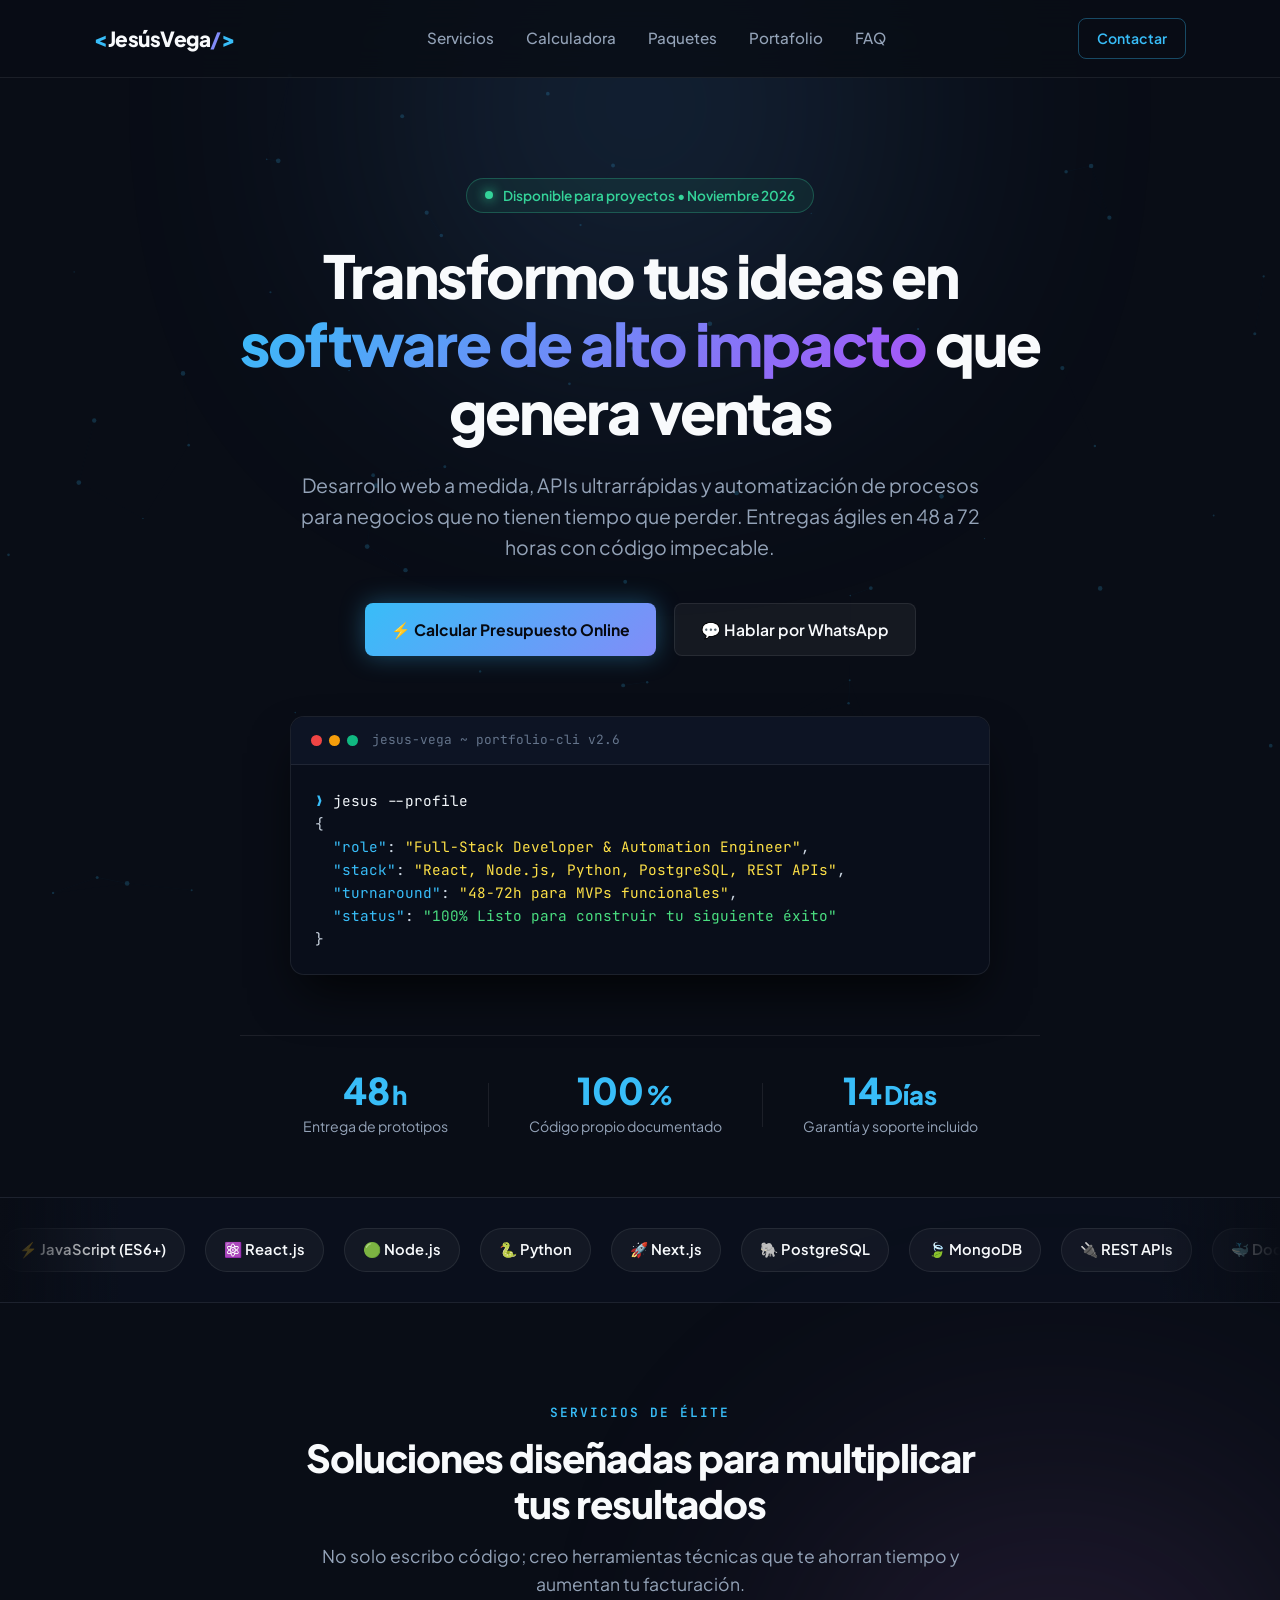
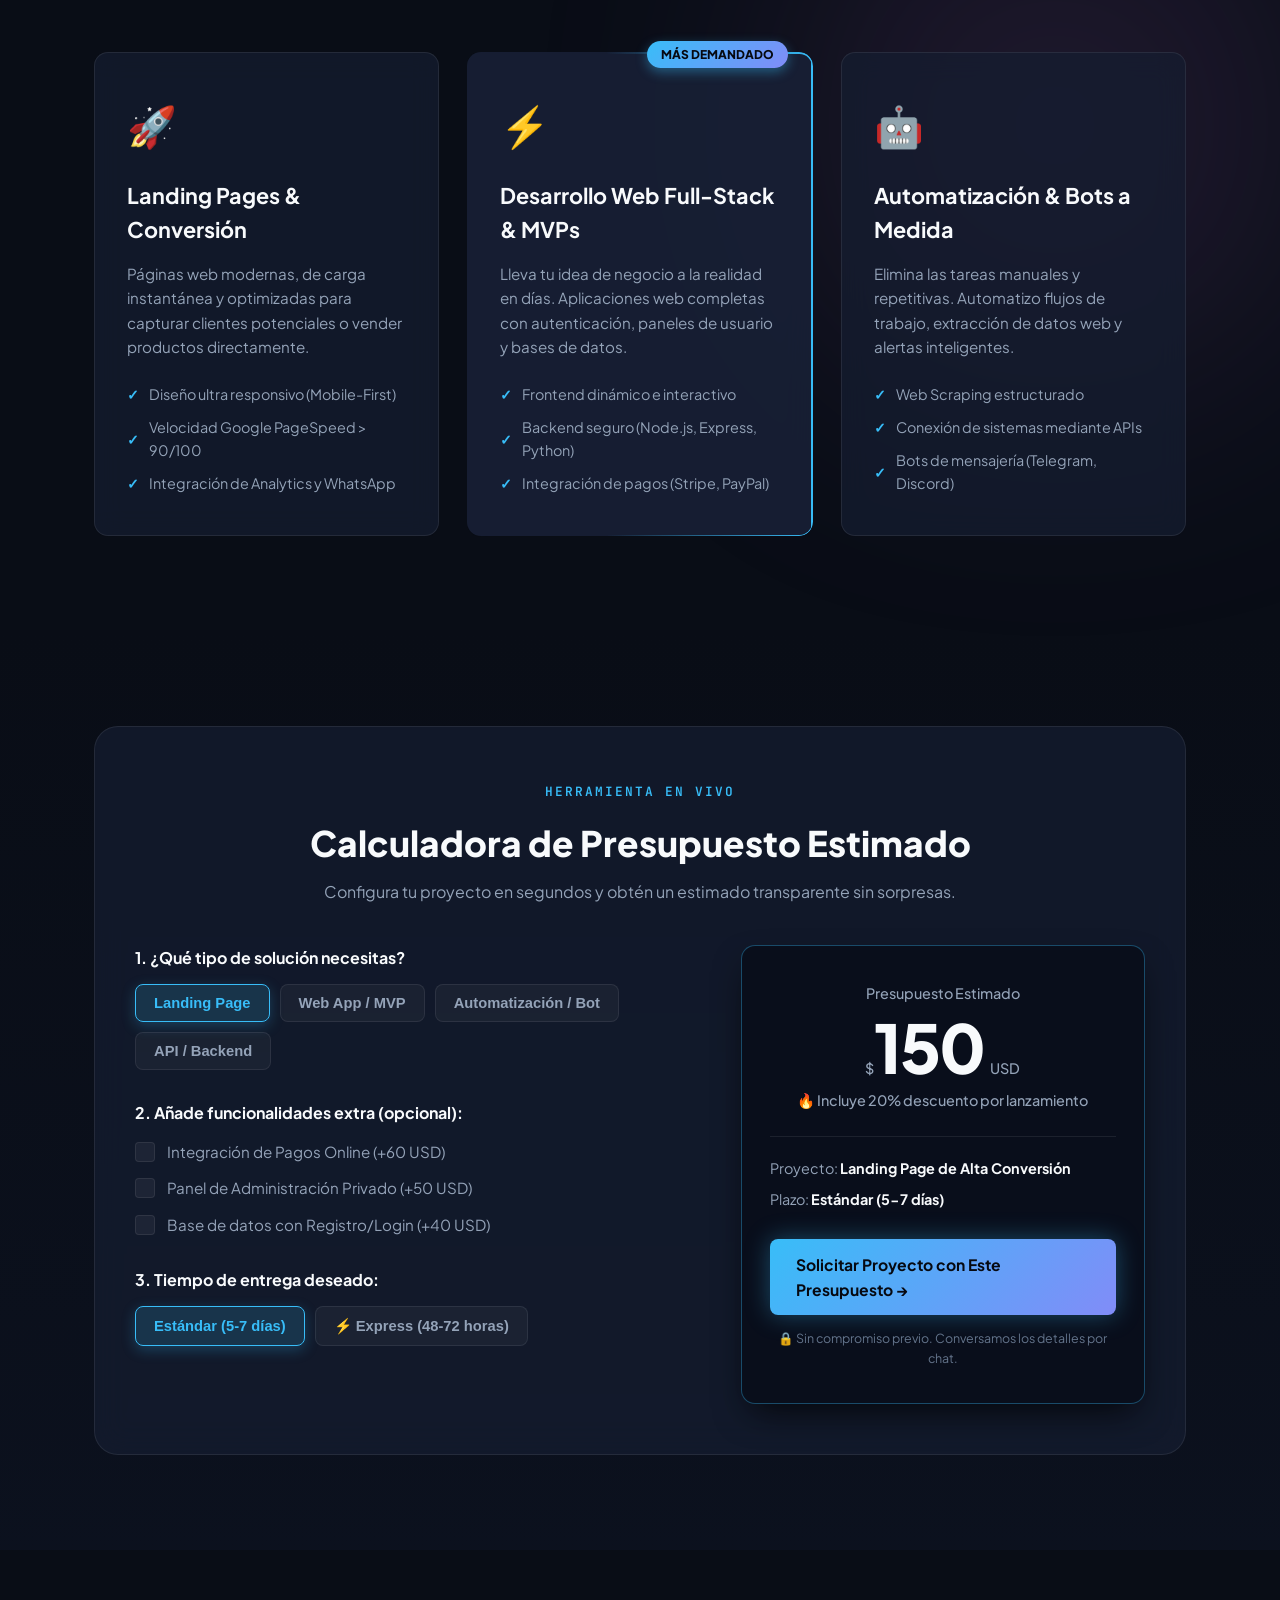
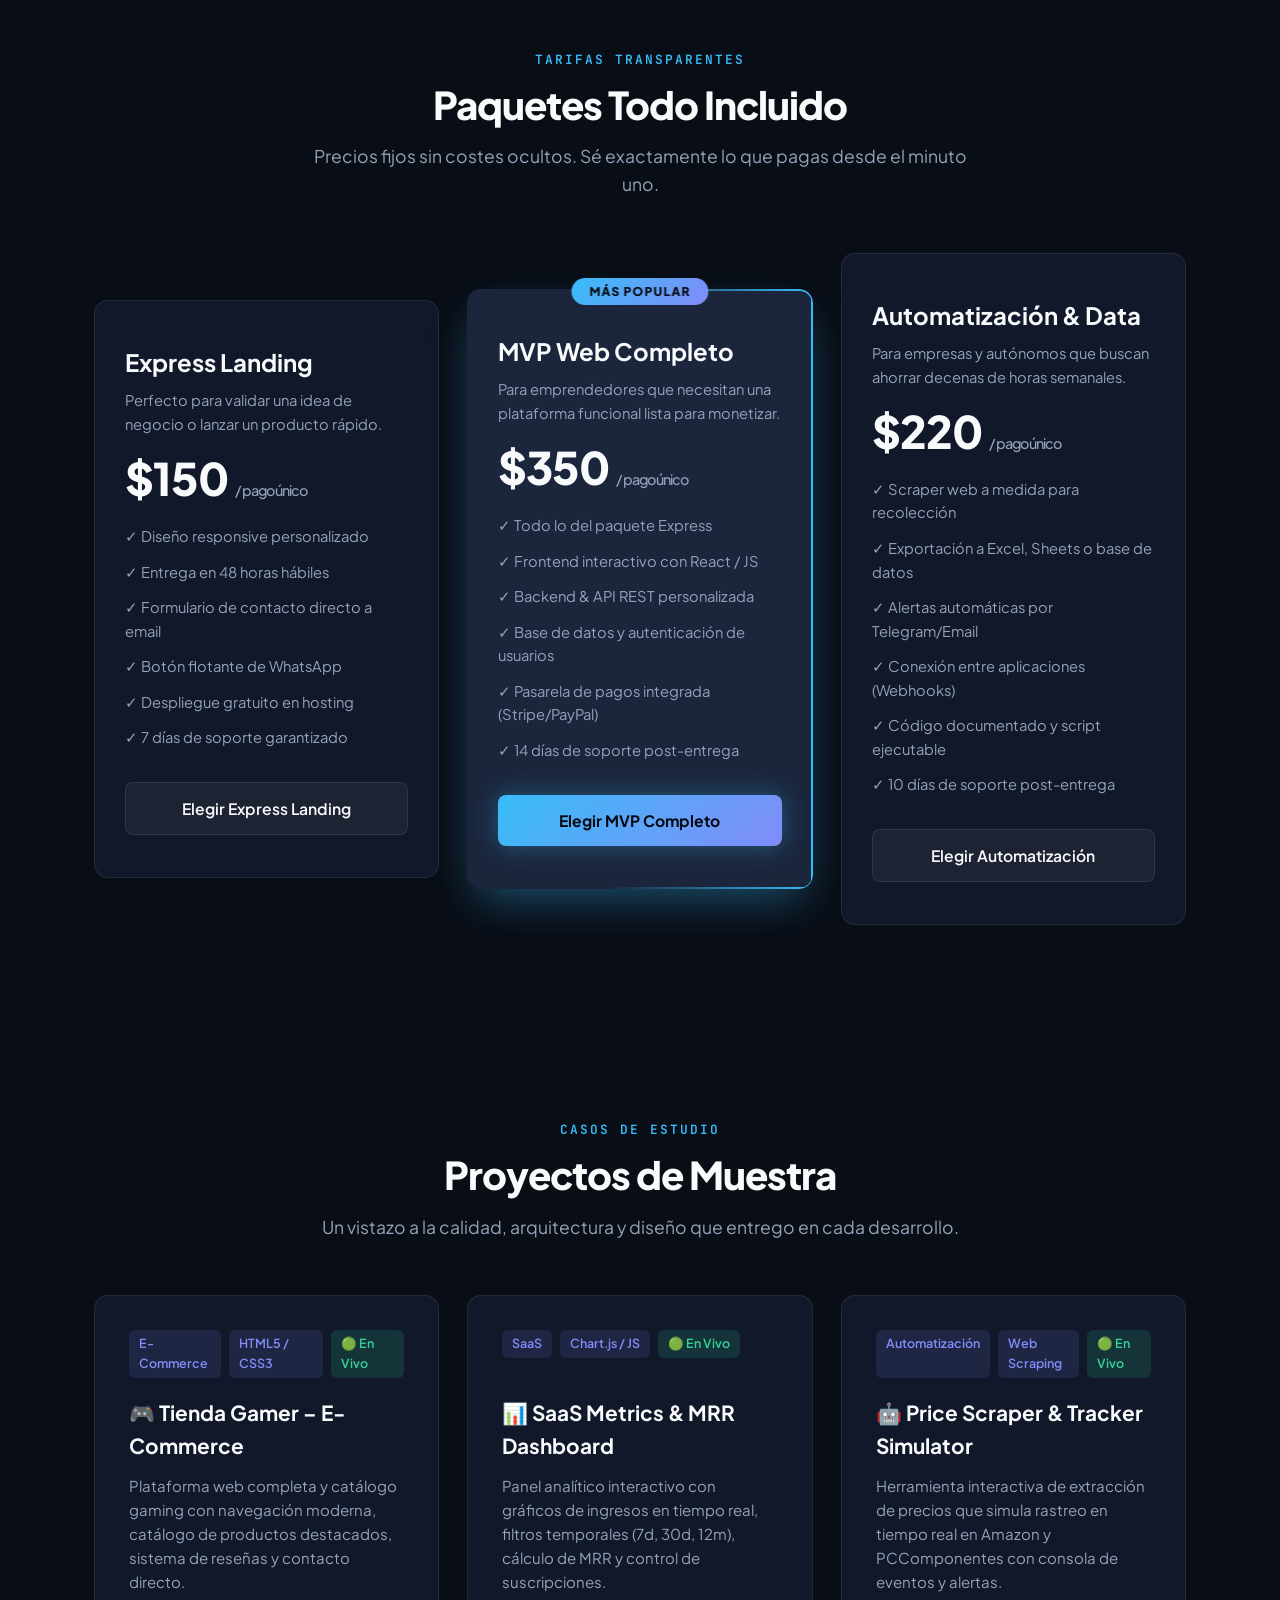
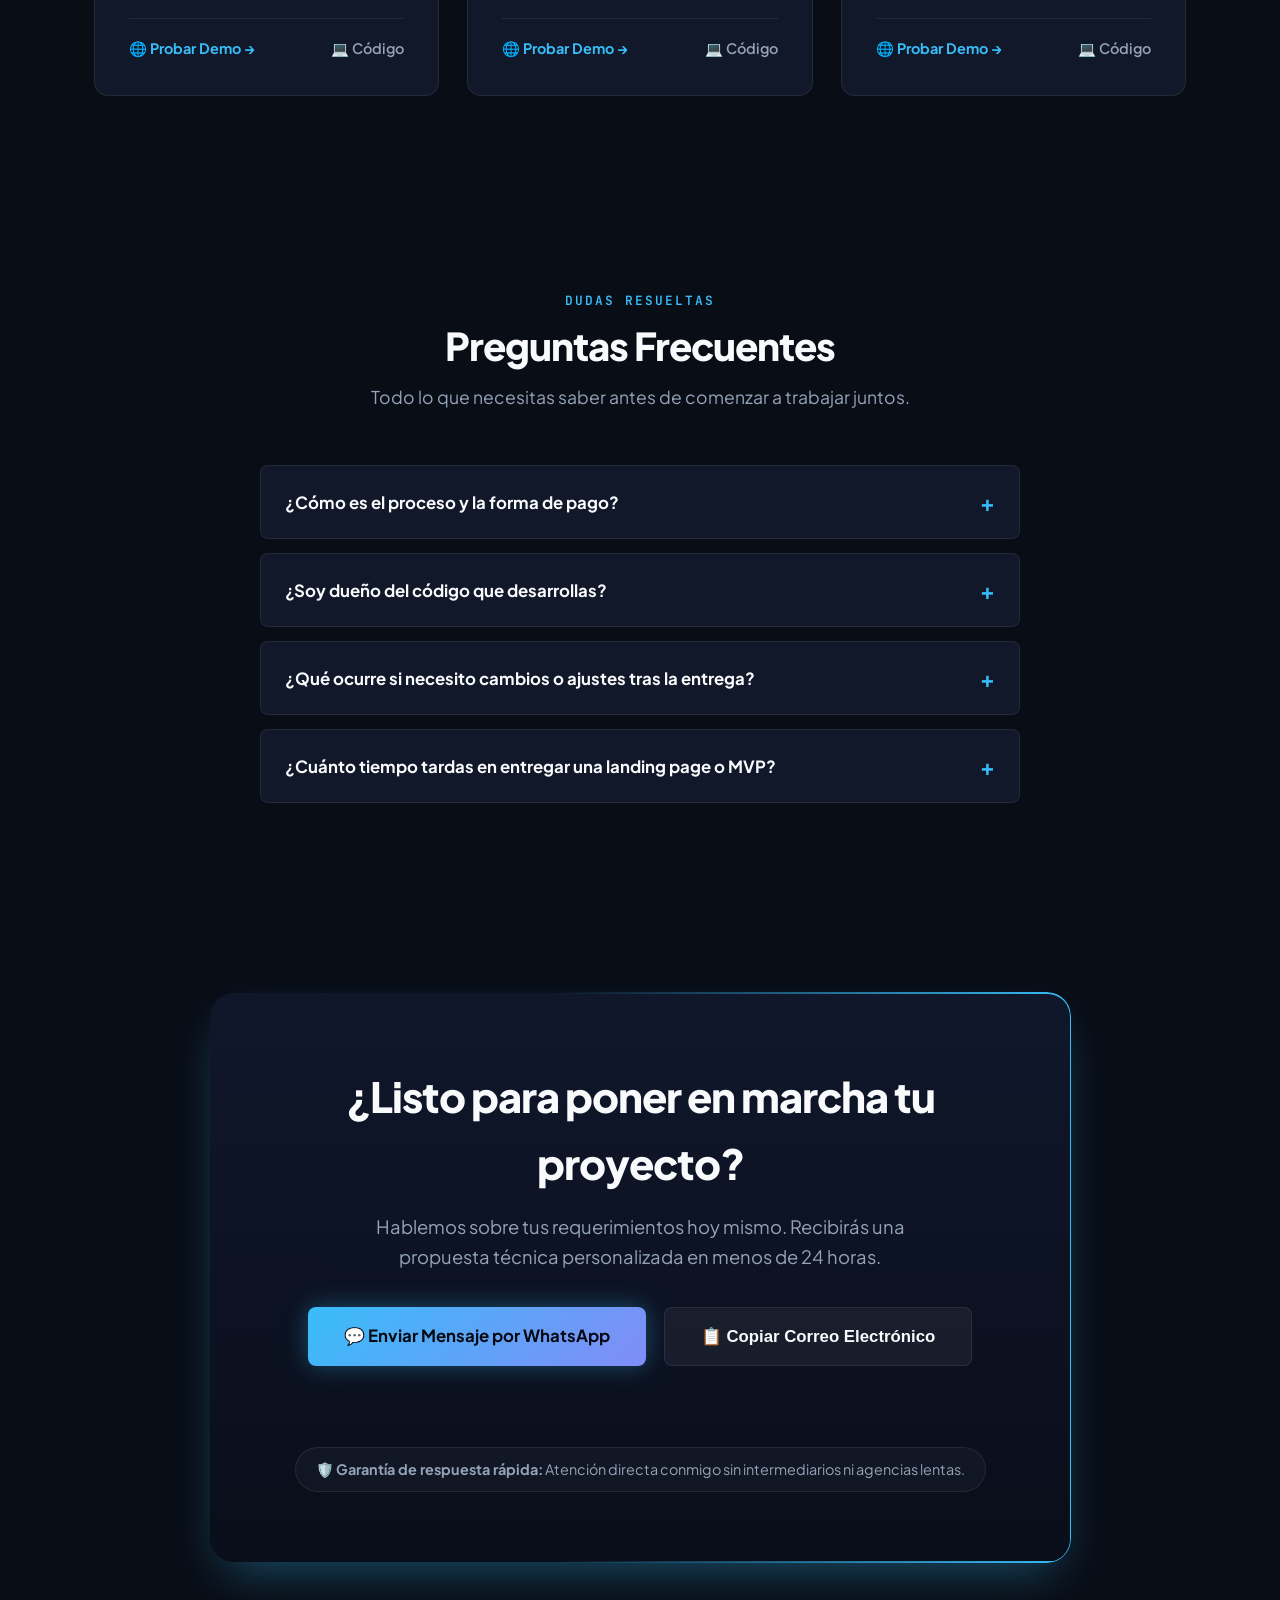
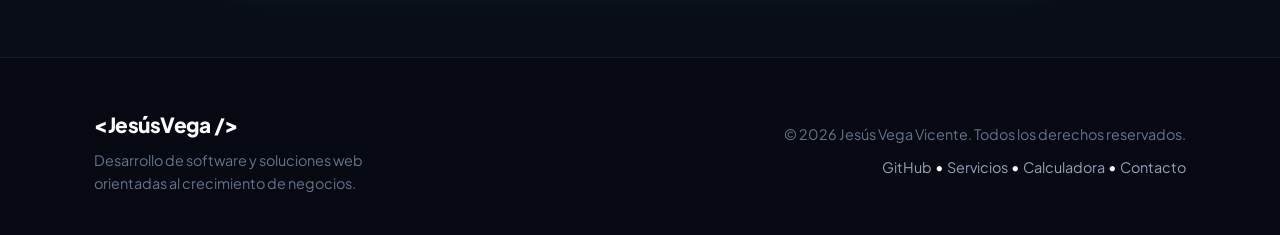
<file: index.html>
<!DOCTYPE html>
<html lang="es">
<head>
    <meta charset="UTF-8">
    <meta name="viewport" content="width=device-width, initial-scale=1.0">
    <title>Jesús Vega | Full-Stack Developer & Software Solutions</title>
    <meta name="description" content="Desarrollador Full-Stack freelance. Creación de sitios web de alto rendimiento, APIs escalables y automatización de procesos. Entregas en 48-72h.">
    <!-- Google Fonts -->
    <link rel="preconnect" href="https://fonts.googleapis.com">
    <link rel="preconnect" href="https://fonts.gstatic.com" crossorigin>
    <link href="https://fonts.googleapis.com/css2?family=Plus+Jakarta+Sans:wght@300;400;500;600;700;800&family=JetBrains+Mono:wght@400;600&display=swap" rel="stylesheet">
    <link rel="stylesheet" href="style.css">
</head>
<body>

    <!-- Fondo interactivo con partículas sutiles -->
    <canvas id="bg-canvas"></canvas>

    <!-- Luces ambientales de fondo -->
    <div class="bg-glow bg-glow-1"></div>
    <div class="bg-glow bg-glow-2"></div>

    <!-- Navegación -->
    <header class="navbar">
        <div class="container nav-container">
            <a href="#" class="logo">
                <span class="logo-bracket">&lt;</span>JesúsVega<span class="logo-slash">/</span><span class="logo-bracket">&gt;</span>
            </a>
            <nav class="nav-menu">
                <a href="#servicios">Servicios</a>
                <a href="#calculadora">Calculadora</a>
                <a href="#paquetes">Paquetes</a>
                <a href="#proyectos">Portafolio</a>
                <a href="#faq">FAQ</a>
            </nav>
            <div class="nav-cta">
                <a href="#contacto" class="btn btn-outline btn-sm">Contactar</a>
            </div>
        </div>
    </header>

    <main>
        <!-- HERO SECTION (Estable, potente y sin saltos visuales) -->
        <section class="hero">
            <div class="container">
                <div class="status-pill float-animation">
                    <span class="pulse-dot"></span>
                    <span>Disponible para proyectos &bull; Noviembre 2026</span>
                </div>
                
                <h1 class="hero-heading">
                    Transformo tus ideas en <br>
                    <span class="gradient-text">software de alto impacto</span> que genera ventas
                </h1>
                
                <p class="hero-description">
                    Desarrollo web a medida, APIs ultrarrápidas y automatización de procesos para negocios que no tienen tiempo que perder. Entregas ágiles en 48 a 72 horas con código impecable.
                </p>

                <div class="hero-buttons">
                    <a href="#calculadora" class="btn btn-primary btn-glow pulse-btn">
                        ⚡ Calcular Presupuesto Online
                    </a>
                    <a href="https://wa.me/5491172912005?text=Hola%20Jesús,%20vi%20tu%20web%20y%20quiero%20cotizar%20un%20proyecto" target="_blank" class="btn btn-secondary">
                        💬 Hablar por WhatsApp
                    </a>
                </div>

                <!-- Showcase de Terminal Interactiva Viva -->
                <div class="terminal-card tilt-card" id="terminalTilt">
                    <div class="terminal-header">
                        <div class="terminal-dots">
                            <span class="dot dot-red"></span>
                            <span class="dot dot-yellow"></span>
                            <span class="dot dot-green"></span>
                        </div>
                        <div class="terminal-title">jesus-vega ~ portfolio-cli v2.6</div>
                    </div>
                    <div class="terminal-body">
                        <p class="term-line"><span class="term-prompt">❯</span> <span class="term-cmd">jesus --profile</span></p>
                        <p class="term-output">{</p>
                        <p class="term-output">&nbsp;&nbsp;<span class="t-key">"role"</span>: <span class="t-val">"Full-Stack Developer & Automation Engineer"</span>,</p>
                        <p class="term-output">&nbsp;&nbsp;<span class="t-key">"stack"</span>: <span class="t-val">"React, Node.js, Python, PostgreSQL, REST APIs"</span>,</p>
                        <p class="term-output">&nbsp;&nbsp;<span class="t-key">"turnaround"</span>: <span class="t-val">"48-72h para MVPs funcionales"</span>,</p>
                        <p class="term-output">&nbsp;&nbsp;<span class="t-key">"status"</span>: <span class="t-val-green">"100% Listo para construir tu siguiente éxito"</span></p>
                        <p class="term-output">}</p>
                    </div>
                </div>

                <!-- Métricas animadas corregidas (Números y unidades juntos en una sola línea) -->
                <div class="metrics-bar">
                    <div class="metric-item">
                        <div class="metric-val">
                            <span class="counter" data-target="48">48</span><span class="metric-unit">h</span>
                        </div>
                        <p>Entrega de prototipos</p>
                    </div>
                    <div class="metric-divider"></div>
                    <div class="metric-item">
                        <div class="metric-val">
                            <span class="counter" data-target="100">100</span><span class="metric-unit">%</span>
                        </div>
                        <p>Código propio documentado</p>
                    </div>
                    <div class="metric-divider"></div>
                    <div class="metric-item">
                        <div class="metric-val">
                            <span class="counter" data-target="14">14</span><span class="metric-unit"> Días</span>
                        </div>
                        <p>Garantía y soporte incluido</p>
                    </div>
                </div>
            </div>
        </section>

        <!-- MARQUEE INFINITO DE TECNOLOGÍAS -->
        <div class="marquee-section">
            <div class="marquee-track">
                <div class="marquee-content">
                    <span class="tech-tag">⚡ JavaScript (ES6+)</span>
                    <span class="tech-tag">⚛️ React.js</span>
                    <span class="tech-tag">🟢 Node.js</span>
                    <span class="tech-tag">🐍 Python</span>
                    <span class="tech-tag">🚀 Next.js</span>
                    <span class="tech-tag">🐘 PostgreSQL</span>
                    <span class="tech-tag">🍃 MongoDB</span>
                    <span class="tech-tag">🔌 REST APIs</span>
                    <span class="tech-tag">🐳 Docker</span>
                    <span class="tech-tag">🎨 Tailwind CSS</span>
                    <span class="tech-tag">🤖 Web Scraping</span>
                </div>
                <div class="marquee-content" aria-hidden="true">
                    <span class="tech-tag">⚡ JavaScript (ES6+)</span>
                    <span class="tech-tag">⚛️ React.js</span>
                    <span class="tech-tag">🟢 Node.js</span>
                    <span class="tech-tag">🐍 Python</span>
                    <span class="tech-tag">🚀 Next.js</span>
                    <span class="tech-tag">🐘 PostgreSQL</span>
                    <span class="tech-tag">🍃 MongoDB</span>
                    <span class="tech-tag">🔌 REST APIs</span>
                    <span class="tech-tag">🐳 Docker</span>
                    <span class="tech-tag">🎨 Tailwind CSS</span>
                    <span class="tech-tag">🤖 Web Scraping</span>
                </div>
            </div>
        </div>

        <!-- SERVICIOS -->
        <section id="servicios" class="section">
            <div class="container">
                <div class="section-title-wrap">
                    <span class="section-tag">SERVICIOS DE ÉLITE</span>
                    <h2>Soluciones diseñadas para multiplicar tus resultados</h2>
                    <p>No solo escribo código; creo herramientas técnicas que te ahorran tiempo y aumentan tu facturación.</p>
                </div>

                <div class="services-grid">
                    <div class="service-card tilt-card">
                        <div class="service-icon-box">🚀</div>
                        <h3>Landing Pages & Conversión</h3>
                        <p>Páginas web modernas, de carga instantánea y optimizadas para capturar clientes potenciales o vender productos directamente.</p>
                        <ul class="check-list">
                            <li>Diseño ultra responsivo (Mobile-First)</li>
                            <li>Velocidad Google PageSpeed > 90/100</li>
                            <li>Integración de Analytics y WhatsApp</li>
                        </ul>
                    </div>

                    <div class="service-card featured-service tilt-card">
                        <div class="beam-border"></div>
                        <div class="featured-badge">MÁS DEMANDADO</div>
                        <div class="service-icon-box">⚡</div>
                        <h3>Desarrollo Web Full-Stack & MVPs</h3>
                        <p>Lleva tu idea de negocio a la realidad en días. Aplicaciones web completas con autenticación, paneles de usuario y bases de datos.</p>
                        <ul class="check-list">
                            <li>Frontend dinámico e interactivo</li>
                            <li>Backend seguro (Node.js, Express, Python)</li>
                            <li>Integración de pagos (Stripe, PayPal)</li>
                        </ul>
                    </div>

                    <div class="service-card tilt-card">
                        <div class="service-icon-box">🤖</div>
                        <h3>Automatización & Bots a Medida</h3>
                        <p>Elimina las tareas manuales y repetitivas. Automatizo flujos de trabajo, extracción de datos web y alertas inteligentes.</p>
                        <ul class="check-list">
                            <li>Web Scraping estructurado</li>
                            <li>Conexión de sistemas mediante APIs</li>
                            <li>Bots de mensajería (Telegram, Discord)</li>
                        </ul>
                    </div>
                </div>
            </div>
        </section>

        <!-- CALCULADORA INTERACTIVA DE PRESUPUESTOS -->
        <section id="calculadora" class="section calc-section">
            <div class="container">
                <div class="calc-box tilt-card">
                    <div class="calc-header">
                        <span class="section-tag">HERRAMIENTA EN VIVO</span>
                        <h2>Calculadora de Presupuesto Estimado</h2>
                        <p>Configura tu proyecto en segundos y obtén un estimado transparente sin sorpresas.</p>
                    </div>

                    <div class="calc-grid">
                        <div class="calc-controls">
                            <!-- Tipo de Proyecto -->
                            <div class="control-group">
                                <label class="control-label">1. ¿Qué tipo de solución necesitas?</label>
                                <div class="options-pills" id="typeGroup">
                                    <button type="button" class="pill active" data-price="150" data-name="Landing Page de Alta Conversión">Landing Page</button>
                                    <button type="button" class="pill" data-price="350" data-name="Aplicación Web / MVP Completo">Web App / MVP</button>
                                    <button type="button" class="pill" data-price="200" data-name="Automatización / Bot / Scraping">Automatización / Bot</button>
                                    <button type="button" class="pill" data-price="180" data-name="Desarrollo o Integración de API">API / Backend</button>
                                </div>
                            </div>

                            <!-- Extras -->
                            <div class="control-group">
                                <label class="control-label">2. Añade funcionalidades extra (opcional):</label>
                                <div class="checkbox-list">
                                    <label class="custom-checkbox">
                                        <input type="checkbox" value="60" data-feature="Pasarela de Pagos (Stripe/PayPal)">
                                        <span class="checkmark"></span>
                                        Integración de Pagos Online (+60 USD)
                                    </label>
                                    <label class="custom-checkbox">
                                        <input type="checkbox" value="50" data-feature="Panel de Administración Privado">
                                        <span class="checkmark"></span>
                                        Panel de Administración Privado (+50 USD)
                                    </label>
                                    <label class="custom-checkbox">
                                        <input type="checkbox" value="40" data-feature="Integración de Base de Datos y Auth">
                                        <span class="checkmark"></span>
                                        Base de datos con Registro/Login (+40 USD)
                                    </label>
                                </div>
                            </div>

                            <!-- Tiempo de Entrega -->
                            <div class="control-group">
                                <label class="control-label">3. Tiempo de entrega deseado:</label>
                                <div class="options-pills" id="speedGroup">
                                    <button type="button" class="pill active" data-speed="normal" data-mult="1.0">Estándar (5-7 días)</button>
                                    <button type="button" class="pill" data-speed="fast" data-mult="1.25">⚡ Express (48-72 horas)</button>
                                </div>
                            </div>
                        </div>

                        <!-- Resumen y Llamada a la Acción -->
                        <div class="calc-summary-card">
                            <div class="summary-top">
                                <span>Presupuesto Estimado</span>
                                <div class="price-display">
                                    <span class="currency">$</span>
                                    <span id="totalPrice">150</span>
                                    <span class="usd">USD</span>
                                </div>
                                <span class="launch-discount">🔥 Incluye 20% descuento por lanzamiento</span>
                            </div>

                            <div class="summary-details">
                                <p id="summaryText">Proyecto: <strong>Landing Page de Alta Conversión</strong></p>
                                <p id="summaryDelivery">Plazo: <strong>Estándar (5-7 días)</strong></p>
                            </div>

                            <a id="btnOrderWhatsApp" href="#" target="_blank" class="btn btn-primary btn-block btn-glow pulse-btn">
                                Solicitar Proyecto con Este Presupuesto &rarr;
                            </a>
                            <span class="summary-note">🔒 Sin compromiso previo. Conversamos los detalles por chat.</span>
                        </div>
                    </div>
                </div>
            </div>
        </section>

        <!-- PAQUETES CLAROS DE PRECIOS -->
        <section id="paquetes" class="section">
            <div class="container">
                <div class="section-title-wrap">
                    <span class="section-tag">TARIFAS TRANSPARENTES</span>
                    <h2>Paquetes Todo Incluido</h2>
                    <p>Precios fijos sin costes ocultos. Sé exactamente lo que pagas desde el minuto uno.</p>
                </div>

                <div class="pricing-grid">
                    <!-- Paquete 1 -->
                    <div class="pricing-card tilt-card">
                        <div class="pricing-header">
                            <h3>Express Landing</h3>
                            <p>Perfecto para validar una idea de negocio o lanzar un producto rápido.</p>
                            <div class="price">$150 <span class="period">/ pago único</span></div>
                        </div>
                        <ul class="pricing-features">
                            <li>✓ Diseño responsive personalizado</li>
                            <li>✓ Entrega en 48 horas hábiles</li>
                            <li>✓ Formulario de contacto directo a email</li>
                            <li>✓ Botón flotante de WhatsApp</li>
                            <li>✓ Despliegue gratuito en hosting</li>
                            <li>✓ 7 días de soporte garantizado</li>
                        </ul>
                        <a href="https://wa.me/5491172912005?text=Hola%20Jesús,%20me%20interesa%20el%20paquete%20Express%20Landing" target="_blank" class="btn btn-secondary btn-block">Elegir Express Landing</a>
                    </div>

                    <!-- Paquete 2 (Destacado) -->
                    <div class="pricing-card featured-pricing tilt-card">
                        <div class="beam-border"></div>
                        <div class="popular-ribbon">MÁS POPULAR</div>
                        <div class="pricing-header">
                            <h3>MVP Web Completo</h3>
                            <p>Para emprendedores que necesitan una plataforma funcional lista para monetizar.</p>
                            <div class="price">$350 <span class="period">/ pago único</span></div>
                        </div>
                        <ul class="pricing-features">
                            <li>✓ Todo lo del paquete Express</li>
                            <li>✓ Frontend interactivo con React / JS</li>
                            <li>✓ Backend & API REST personalizada</li>
                            <li>✓ Base de datos y autenticación de usuarios</li>
                            <li>✓ Pasarela de pagos integrada (Stripe/PayPal)</li>
                            <li>✓ 14 días de soporte post-entrega</li>
                        </ul>
                        <a href="https://wa.me/5491172912005?text=Hola%20Jesús,%20me%20interesa%20el%20paquete%20MVP%20Web%20Completo" target="_blank" class="btn btn-primary btn-block btn-glow pulse-btn">Elegir MVP Completo</a>
                    </div>

                    <!-- Paquete 3 -->
                    <div class="pricing-card tilt-card">
                        <div class="pricing-header">
                            <h3>Automatización & Data</h3>
                            <p>Para empresas y autónomos que buscan ahorrar decenas de horas semanales.</p>
                            <div class="price">$220 <span class="period">/ pago único</span></div>
                        </div>
                        <ul class="pricing-features">
                            <li>✓ Scraper web a medida para recolección</li>
                            <li>✓ Exportación a Excel, Sheets o base de datos</li>
                            <li>✓ Alertas automáticas por Telegram/Email</li>
                            <li>✓ Conexión entre aplicaciones (Webhooks)</li>
                            <li>✓ Código documentado y script ejecutable</li>
                            <li>✓ 10 días de soporte post-entrega</li>
                        </ul>
                        <a href="https://wa.me/5491172912005?text=Hola%20Jesús,%20me%20interesa%20el%20paquete%20de%20Automatización" target="_blank" class="btn btn-secondary btn-block">Elegir Automatización</a>
                    </div>
                </div>
            </div>
        </section>

        <!-- PROYECTOS / PORTAFOLIO -->
        <section id="proyectos" class="section">
            <div class="container">
                <div class="section-title-wrap">
                    <span class="section-tag">CASOS DE ESTUDIO</span>
                    <h2>Proyectos de Muestra</h2>
                    <p>Un vistazo a la calidad, arquitectura y diseño que entrego en cada desarrollo.</p>
                </div>

                <div class="projects-grid">
                    <!-- Proyecto 1: Tienda Gamer (Real en GitHub Pages) -->
                    <div class="project-card tilt-card">
                        <div class="project-header">
                            <span class="project-badge">E-Commerce</span>
                            <span class="project-badge">HTML5 / CSS3</span>
                            <span class="project-badge" style="background: rgba(52, 211, 153, 0.15); color: #34d399;">🟢 En Vivo</span>
                        </div>
                        <div class="project-content">
                            <h3>🎮 Tienda Gamer – E-Commerce</h3>
                            <p>Plataforma web completa y catálogo gaming con navegación moderna, catálogo de productos destacados, sistema de reseñas y contacto directo.</p>
                            <div class="project-footer">
                                <a href="https://jesusvegavicente-web.github.io/tienda-gamer/" target="_blank" class="link-btn" style="color: #38bdf8; font-weight: 700;">🌐 Probar Demo &rarr;</a>
                                <a href="https://github.com/JesusVegaVicente-web/tienda-gamer" target="_blank" class="link-btn" style="color: #94a3b8;">💻 Código</a>
                            </div>
                        </div>
                    </div>

                    <!-- Proyecto 2: SaaS Analytics Dashboard (Demo Interactiva Real) -->
                    <div class="project-card tilt-card">
                        <div class="project-header">
                            <span class="project-badge">SaaS</span>
                            <span class="project-badge">Chart.js / JS</span>
                            <span class="project-badge" style="background: rgba(52, 211, 153, 0.15); color: #34d399;">🟢 En Vivo</span>
                        </div>
                        <div class="project-content">
                            <h3>📊 SaaS Metrics & MRR Dashboard</h3>
                            <p>Panel analítico interactivo con gráficos de ingresos en tiempo real, filtros temporales (7d, 30d, 12m), cálculo de MRR y control de suscripciones.</p>
                            <div class="project-footer">
                                <a href="proyectos/dashboard/index.html" class="link-btn" style="color: #38bdf8; font-weight: 700;">🌐 Probar Demo &rarr;</a>
                                <a href="https://github.com/JesusVegaVicente-web/jesusvegavicente-freelance" target="_blank" class="link-btn" style="color: #94a3b8;">💻 Código</a>
                            </div>
                        </div>
                    </div>

                    <!-- Proyecto 3: Price Scraper Pipeline (Demo Interactiva Real) -->
                    <div class="project-card tilt-card">
                        <div class="project-header">
                            <span class="project-badge">Automatización</span>
                            <span class="project-badge">Web Scraping</span>
                            <span class="project-badge" style="background: rgba(52, 211, 153, 0.15); color: #34d399;">🟢 En Vivo</span>
                        </div>
                        <div class="project-content">
                            <h3>🤖 Price Scraper & Tracker Simulator</h3>
                            <p>Herramienta interactiva de extracción de precios que simula rastreo en tiempo real en Amazon y PCComponentes con consola de eventos y alertas.</p>
                            <div class="project-footer">
                                <a href="proyectos/scraper/index.html" class="link-btn" style="color: #38bdf8; font-weight: 700;">🌐 Probar Demo &rarr;</a>
                                <a href="https://github.com/JesusVegaVicente-web/jesusvegavicente-freelance" target="_blank" class="link-btn" style="color: #94a3b8;">💻 Código</a>
                            </div>
                        </div>
                    </div>
                </div>
            </div>
        </section>

        <!-- PREGUNTAS FRECUENTES (FAQ INTERACTIVO) -->
        <section id="faq" class="section faq-section">
            <div class="container">
                <div class="section-title-wrap">
                    <span class="section-tag">DUDAS RESUELTAS</span>
                    <h2>Preguntas Frecuentes</h2>
                    <p>Todo lo que necesitas saber antes de comenzar a trabajar juntos.</p>
                </div>

                <div class="faq-container">
                    <div class="faq-item">
                        <button class="faq-question">
                            <span>¿Cómo es el proceso y la forma de pago?</span>
                            <span class="faq-icon">+</span>
                        </button>
                        <div class="faq-answer">
                            <p>Trabajamos con total seguridad: un anticipo del 50% al iniciar y el 50% restante una vez que el proyecto esté completamente finalizado y probado a tu entera satisfacción. Aceptamos PayPal, transferencia bancaria y tarjeta.</p>
                        </div>
                    </div>

                    <div class="faq-item">
                        <button class="faq-question">
                            <span>¿Soy dueño del código que desarrollas?</span>
                            <span class="faq-icon">+</span>
                        </button>
                        <div class="faq-answer">
                            <p>Sí, 100%. Todo el código desarrollado, repositorio de GitHub, credenciales y documentación te pertenecen en su totalidad desde el momento de la entrega final.</p>
                        </div>
                    </div>

                    <div class="faq-item">
                        <button class="faq-question">
                            <span>¿Qué ocurre si necesito cambios o ajustes tras la entrega?</span>
                            <span class="faq-icon">+</span>
                        </button>
                        <div class="faq-answer">
                            <p>Todos mis paquetes incluyen entre 7 y 14 días de soporte post-entrega sin ningún coste adicional para resolver dudas, corregir cualquier incidencia y asegurar que todo funcione a la perfección.</p>
                        </div>
                    </div>

                    <div class="faq-item">
                        <button class="faq-question">
                            <span>¿Cuánto tiempo tardas en entregar una landing page o MVP?</span>
                            <span class="faq-icon">+</span>
                        </button>
                        <div class="faq-answer">
                            <p>Para landing pages y scripts de automatización la entrega estándar es de 48 a 72 horas hábiles. Para aplicaciones completas con backend y bases de datos, el plazo habitual es de 5 a 7 días laborables.</p>
                        </div>
                    </div>
                </div>
            </div>
        </section>

        <!-- SECCIÓN DE CONTACTO FINAL -->
        <section id="contacto" class="section cta-final">
            <div class="container">
                <div class="cta-card tilt-card">
                    <div class="beam-border"></div>
                    <h2>¿Listo para poner en marcha tu proyecto?</h2>
                    <p>Hablemos sobre tus requerimientos hoy mismo. Recibirás una propuesta técnica personalizada en menos de 24 horas.</p>
                    
                    <div class="cta-actions">
                        <a href="https://wa.me/5491172912005?text=Hola%20Jesús,%20quiero%20cotizar%20un%20proyecto%20contigo" target="_blank" class="btn btn-primary btn-lg btn-glow pulse-btn">
                            💬 Enviar Mensaje por WhatsApp
                        </a>
                        <button id="copyEmailBtn" class="btn btn-secondary btn-lg">
                            📋 Copiar Correo Electrónico
                        </button>
                    </div>

                    <div id="copyToast" class="toast">¡Correo copiado al portapapeles!</div>

                    <div class="guarantee-box">
                        🛡️ <strong>Garantía de respuesta rápida:</strong> Atención directa conmigo sin intermediarios ni agencias lentas.
                    </div>
                </div>
            </div>
        </section>
    </main>

    <!-- FOOTER -->
    <footer>
        <div class="container footer-layout">
            <div class="footer-left">
                <a href="#" class="logo">&lt;JesúsVega /&gt;</a>
                <p>Desarrollo de software y soluciones web orientadas al crecimiento de negocios.</p>
            </div>
            <div class="footer-right">
                <p>&copy; 2026 Jesús Vega Vicente. Todos los derechos reservados.</p>
                <div class="footer-socials">
                    <a href="https://github.com/jesusvegavicente-web" target="_blank">GitHub</a> &bull;
                    <a href="#servicios">Servicios</a> &bull;
                    <a href="#calculadora">Calculadora</a> &bull;
                    <a href="#contacto">Contacto</a>
                </div>
            </div>
        </div>
    </footer>

    <!-- SCRIPT DE INTERACCIÓN Y EFECTOS PULIDOS -->
    <script>
        // 1. Canvas de Partículas Interactivas Suaves
        const canvas = document.getElementById('bg-canvas');
        const ctx = canvas.getContext('2d');
        let particles = [];
        let mouse = { x: null, y: null, radius: 110 };

        function resizeCanvas() {
            canvas.width = window.innerWidth;
            canvas.height = window.innerHeight;
        }
        window.addEventListener('resize', resizeCanvas);
        resizeCanvas();

        window.addEventListener('mousemove', (e) => {
            mouse.x = e.x;
            mouse.y = e.y;
        });
        window.addEventListener('mouseleave', () => {
            mouse.x = null;
            mouse.y = null;
        });

        class Particle {
            constructor() {
                this.x = Math.random() * canvas.width;
                this.y = Math.random() * canvas.height;
                this.size = Math.random() * 1.8 + 0.6;
                this.speedX = (Math.random() - 0.5) * 0.6;
                this.speedY = (Math.random() - 0.5) * 0.6;
            }
            update() {
                this.x += this.speedX;
                this.y += this.speedY;
                if (this.x > canvas.width || this.x < 0) this.speedX = -this.speedX;
                if (this.y > canvas.height || this.y < 0) this.speedY = -this.speedY;

                if (mouse.x && mouse.y) {
                    let dx = mouse.x - this.x;
                    let dy = mouse.y - this.y;
                    let dist = Math.sqrt(dx * dx + dy * dy);
                    if (dist < mouse.radius) {
                        this.x -= dx * 0.02;
                        this.y -= dy * 0.02;
                    }
                }
            }
            draw() {
                ctx.fillStyle = 'rgba(56, 189, 248, 0.35)';
                ctx.beginPath();
                ctx.arc(this.x, this.y, this.size, 0, Math.PI * 2);
                ctx.fill();
            }
        }

        const particleCount = Math.min(window.innerWidth < 768 ? 30 : 60, 75);
        for (let i = 0; i < particleCount; i++) {
            particles.push(new Particle());
        }

        function animateParticles() {
            ctx.clearRect(0, 0, canvas.width, canvas.height);
            for (let i = 0; i < particles.length; i++) {
                particles[i].update();
                particles[i].draw();

                for (let j = i; j < particles.length; j++) {
                    let dx = particles[i].x - particles[j].x;
                    let dy = particles[i].y - particles[j].y;
                    let dist = Math.sqrt(dx * dx + dy * dy);
                    if (dist < 100) {
                        ctx.strokeStyle = `rgba(56, 189, 248, ${0.12 - dist / 900})`;
                        ctx.lineWidth = 0.5;
                        ctx.beginPath();
                        ctx.moveTo(particles[i].x, particles[i].y);
                        ctx.lineTo(particles[j].x, particles[j].y);
                        ctx.stroke();
                    }
                }
            }
            requestAnimationFrame(animateParticles);
        }
        animateParticles();

        // 2. Efecto 3D Tilt Sutil en Tarjetas
        document.querySelectorAll('.tilt-card').forEach(card => {
            card.addEventListener('mousemove', (e) => {
                const rect = card.getBoundingClientRect();
                const x = e.clientX - rect.left;
                const y = e.clientY - rect.top;
                const centerX = rect.width / 2;
                const centerY = rect.height / 2;
                const rotateX = ((y - centerY) / centerY) * -4;
                const rotateY = ((x - centerX) / centerX) * 4;
                card.style.transform = `perspective(1000px) rotateX(${rotateX}deg) rotateY(${rotateY}deg) translateY(-3px)`;
            });

            card.addEventListener('mouseleave', () => {
                card.style.transform = 'perspective(1000px) rotateX(0deg) rotateY(0deg) translateY(0)';
            });
        });

        // 3. Calculadora Interactiva de Presupuestos
        const typeButtons = document.querySelectorAll('#typeGroup .pill');
        const speedButtons = document.querySelectorAll('#speedGroup .pill');
        const checkboxes = document.querySelectorAll('.custom-checkbox input');
        const priceDisplay = document.getElementById('totalPrice');
        const summaryText = document.getElementById('summaryText');
        const summaryDelivery = document.getElementById('summaryDelivery');
        const btnOrderWhatsApp = document.getElementById('btnOrderWhatsApp');

        let basePrice = 150;
        let projectName = "Landing Page de Alta Conversión";
        let speedMult = 1.0;
        let deliveryText = "Estándar (5-7 días)";

        function updateCalculator() {
            let extrasTotal = 0;
            let selectedExtras = [];
            checkboxes.forEach(cb => {
                if (cb.checked) {
                    extrasTotal += parseFloat(cb.value);
                    selectedExtras.push(cb.getAttribute('data-feature'));
                }
            });

            const total = Math.round((basePrice + extrasTotal) * speedMult);
            priceDisplay.textContent = total;

            summaryText.innerHTML = `Proyecto: <strong>${projectName}</strong>` + 
                (selectedExtras.length > 0 ? `<br><small>Extras: ${selectedExtras.join(', ')}</small>` : '');
            summaryDelivery.innerHTML = `Plazo: <strong>${deliveryText}</strong>`;

            const message = encodeURIComponent(
                `Hola Jesús! Usé la calculadora de tu web y quiero cotizar:\n` +
                `- Proyecto: ${projectName}\n` +
                (selectedExtras.length > 0 ? `- Extras: ${selectedExtras.join(', ')}\n` : '') +
                `- Plazo: ${deliveryText}\n` +
                `- Estimado: $${total} USD\n¿Podemos hablar?`
            );
            btnOrderWhatsApp.href = `https://wa.me/5491172912005?text=${message}`;
        }

        typeButtons.forEach(btn => {
            btn.addEventListener('click', () => {
                typeButtons.forEach(b => b.classList.remove('active'));
                btn.classList.add('active');
                basePrice = parseFloat(btn.getAttribute('data-price'));
                projectName = btn.getAttribute('data-name');
                updateCalculator();
            });
        });

        speedButtons.forEach(btn => {
            btn.addEventListener('click', () => {
                speedButtons.forEach(b => b.classList.remove('active'));
                btn.classList.add('active');
                speedMult = parseFloat(btn.getAttribute('data-mult'));
                deliveryText = btn.textContent;
                updateCalculator();
            });
        });

        checkboxes.forEach(cb => cb.addEventListener('change', updateCalculator));
        updateCalculator();

        // 4. Acordeón FAQ
        document.querySelectorAll('.faq-question').forEach(button => {
            button.addEventListener('click', () => {
                const faqItem = button.parentElement;
                faqItem.classList.toggle('active');
                const icon = button.querySelector('.faq-icon');
                icon.textContent = faqItem.classList.contains('active') ? '−' : '+';
            });
        });

        // 5. Copiar Email
        const copyBtn = document.getElementById('copyEmailBtn');
        const toast = document.getElementById('copyToast');
        const emailToCopy = "jesusvegavicente@gmail.com";

        if (copyBtn) {
            copyBtn.addEventListener('click', () => {
                navigator.clipboard.writeText(emailToCopy).then(() => {
                    toast.classList.add('show');
                    setTimeout(() => toast.classList.remove('show'), 3000);
                }).catch(() => {
                    window.location.href = `mailto:${emailToCopy}`;
                });
            });
        }
    </script>
</body>
</html>
</file>
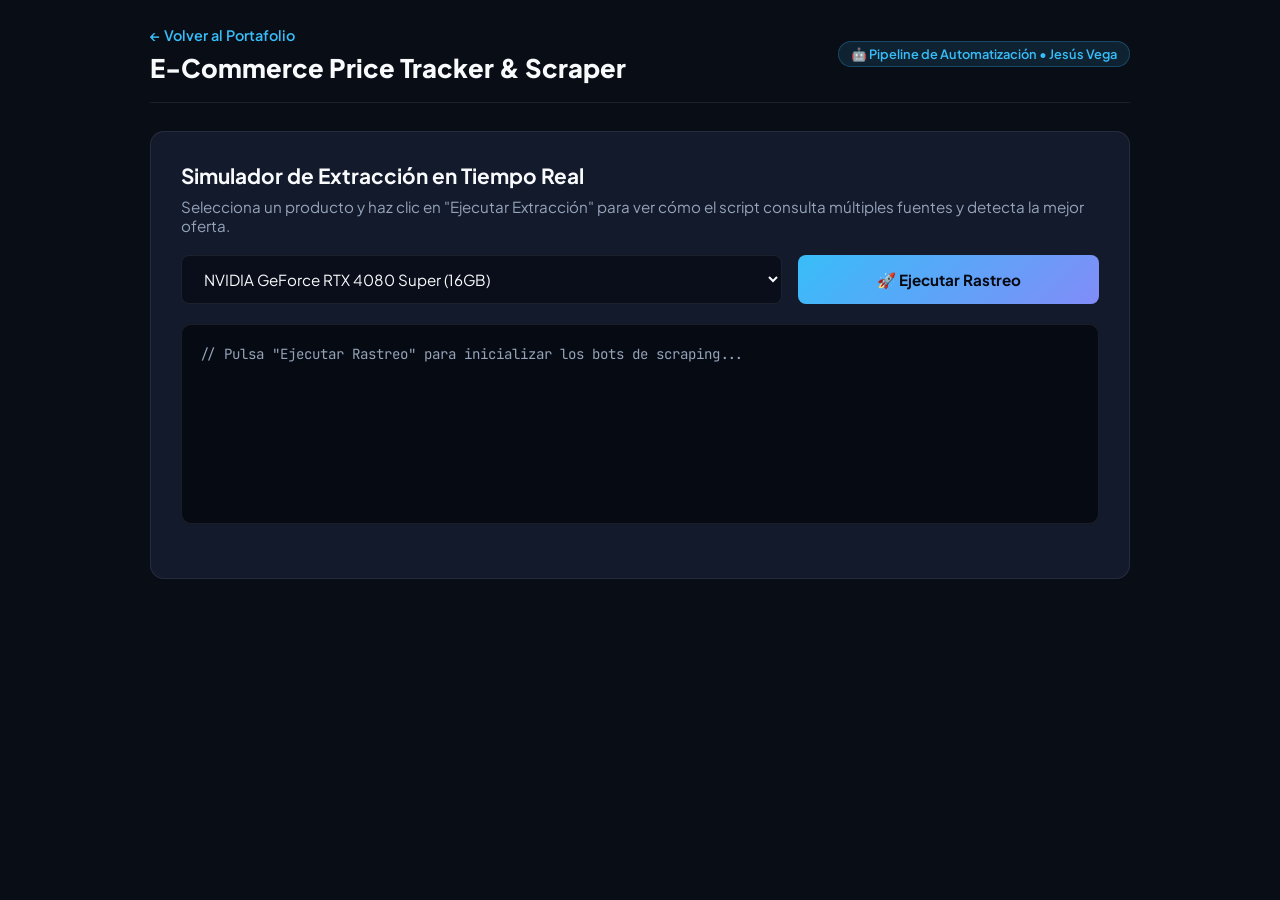
<file: proyectos/scraper/index.html>
<!DOCTYPE html>
<html lang="es">
<head>
    <meta charset="UTF-8">
    <meta name="viewport" content="width=device-width, initial-scale=1.0">
    <title>Smart Price Scraper & Monitor | Demo en Vivo por Jesús Vega</title>
    <link rel="preconnect" href="https://fonts.googleapis.com">
    <link rel="preconnect" href="https://fonts.gstatic.com" crossorigin>
    <link href="https://fonts.googleapis.com/css2?family=Plus+Jakarta+Sans:wght@400;500;600;700;800&family=JetBrains+Mono:wght@400;500;600&display=swap" rel="stylesheet">
    <style>
        :root {
            --bg-main: #090d16;
            --bg-card: rgba(22, 30, 49, 0.85);
            --border: rgba(255, 255, 255, 0.08);
            --primary: #38bdf8;
            --accent: #818cf8;
            --success: #34d399;
            --warning: #facc15;
            --text-main: #f8fafc;
            --text-muted: #94a3b8;
        }
        * { margin: 0; padding: 0; box-sizing: border-box; }
        body {
            font-family: 'Plus Jakarta Sans', sans-serif;
            background-color: var(--bg-main);
            color: var(--text-main);
            padding: 24px;
            min-height: 100vh;
        }
        .container { max-width: 980px; margin: 0 auto; }
        .top-bar {
            display: flex;
            justify-content: space-between;
            align-items: center;
            margin-bottom: 28px;
            padding-bottom: 18px;
            border-bottom: 1px solid var(--border);
            flex-wrap: wrap;
            gap: 16px;
        }
        .back-link {
            color: var(--primary);
            text-decoration: none;
            font-weight: 600;
            font-size: 0.9rem;
        }
        .badge {
            background: rgba(56, 189, 248, 0.12);
            color: var(--primary);
            padding: 4px 12px;
            border-radius: 20px;
            font-size: 0.8rem;
            font-weight: 600;
            border: 1px solid rgba(56, 189, 248, 0.25);
        }
        .scraper-card {
            background: var(--bg-card);
            border: 1px solid var(--border);
            border-radius: 14px;
            padding: 30px;
            margin-bottom: 24px;
        }
        .control-panel {
            display: grid;
            grid-template-columns: 2fr 1fr;
            gap: 16px;
            margin-bottom: 20px;
        }
        @media(max-width: 650px) { .control-panel { grid-template-columns: 1fr; } }
        select, button {
            padding: 13px 18px;
            border-radius: 8px;
            font-size: 0.95rem;
            font-family: inherit;
        }
        select {
            background: #090e1a;
            border: 1px solid var(--border);
            color: var(--text-main);
        }
        .btn-run {
            background: linear-gradient(135deg, var(--primary), var(--accent));
            border: none;
            color: #060911;
            font-weight: 700;
            cursor: pointer;
            transition: all 0.2s ease;
        }
        .btn-run:hover { opacity: 0.9; transform: translateY(-2px); }
        .btn-run:disabled { opacity: 0.5; cursor: not-allowed; transform: none; }
        
        .terminal {
            background: #060a12;
            border: 1px solid var(--border);
            border-radius: 10px;
            padding: 18px;
            font-family: 'JetBrains Mono', monospace;
            font-size: 0.88rem;
            min-height: 200px;
            max-height: 260px;
            overflow-y: auto;
            color: #cbd5e1;
            line-height: 1.6;
            margin-bottom: 24px;
        }
        .t-success { color: var(--success); }
        .t-info { color: var(--primary); }
        .t-warn { color: var(--warning); }
        
        .results-grid {
            display: grid;
            grid-template-columns: repeat(3, 1fr);
            gap: 16px;
        }
        @media(max-width: 768px) { .results-grid { grid-template-columns: 1fr; } }
        .res-card {
            background: rgba(255, 255, 255, 0.03);
            border: 1px solid var(--border);
            border-radius: 10px;
            padding: 18px;
            text-align: center;
        }
        .res-store { font-size: 0.8rem; color: var(--text-muted); text-transform: uppercase; letter-spacing: 1px; }
        .res-price { font-size: 1.8rem; font-weight: 800; color: var(--text-main); margin: 8px 0; }
        .res-badge { display: inline-block; padding: 3px 10px; border-radius: 12px; font-size: 0.75rem; font-weight: 700; }
        .best-deal { background: rgba(52, 211, 153, 0.15); color: var(--success); border: 1px solid var(--success); }
    </style>
</head>
<body>
    <div class="container">
        <div class="top-bar">
            <div>
                <a href="../../index.html" class="back-link">&larr; Volver al Portafolio</a>
                <h1 style="font-size: 1.6rem; font-weight: 800; margin-top: 6px;">E-Commerce Price Tracker & Scraper</h1>
            </div>
            <div class="badge">🤖 Pipeline de Automatización &bull; Jesús Vega</div>
        </div>

        <div class="scraper-card">
            <h2 style="font-size: 1.3rem; margin-bottom: 8px;">Simulador de Extracción en Tiempo Real</h2>
            <p style="color: var(--text-muted); font-size: 0.95rem; margin-bottom: 20px;">
                Selecciona un producto y haz clic en "Ejecutar Extracción" para ver cómo el script consulta múltiples fuentes y detecta la mejor oferta.
            </p>

            <div class="control-panel">
                <select id="productSelect">
                    <option value="rtx4080">NVIDIA GeForce RTX 4080 Super (16GB)</option>
                    <option value="macbook">Apple MacBook Pro 14" M3 Pro (512GB)</option>
                    <option value="ps5pro">Sony PlayStation 5 Pro (2TB)</option>
                </select>
                <button class="btn-run" id="btnRun" onclick="runScraper()">🚀 Ejecutar Rastreo</button>
            </div>

            <div class="terminal" id="termLog">
                <span style="color: var(--text-muted);">// Pulsa "Ejecutar Rastreo" para inicializar los bots de scraping...</span>
            </div>

            <div class="results-grid" id="resultsGrid" style="display: none;">
                <div class="res-card">
                    <div class="res-store">Amazon Marketplace</div>
                    <div class="res-price" id="price1">--</div>
                    <span class="res-badge" id="badge1">En Stock</span>
                </div>
                <div class="res-card" style="border-color: rgba(52, 211, 153, 0.4);">
                    <div class="res-store">PC Componentes</div>
                    <div class="res-price" id="price2" style="color: var(--success);">--</div>
                    <span class="res-badge best-deal">🏆 MEJOR PRECIO</span>
                </div>
                <div class="res-card">
                    <div class="res-store">MediaMarkt Online</div>
                    <div class="res-price" id="price3">--</div>
                    <span class="res-badge" id="badge3">En Stock</span>
                </div>
            </div>
        </div>
    </div>

    <script>
        const productData = {
            rtx4080: { name: "NVIDIA RTX 4080 Super", p1: "1,149€", p2: "1,049€", p3: "1,120€" },
            macbook: { name: "MacBook Pro 14 M3", p1: "2,249€", p2: "2,099€", p3: "2,299€" },
            ps5pro: { name: "PlayStation 5 Pro", p1: "799€", p2: "749€", p3: "799€" }
        };

        function runScraper() {
            const select = document.getElementById('productSelect');
            const btn = document.getElementById('btnRun');
            const log = document.getElementById('termLog');
            const results = document.getElementById('resultsGrid');
            const item = productData[select.value];

            btn.disabled = true;
            results.style.display = 'none';
            log.innerHTML = `<span class="t-info">[INFO] Iniciando pipeline de scraping para: "${item.name}"...</span><br>`;

            setTimeout(() => {
                log.innerHTML += `<span>[0.4s] Inicializando headless browser con proxy rotativo... <span class="t-success">OK</span></span><br>`;
            }, 500);

            setTimeout(() => {
                log.innerHTML += `<span>[1.1s] Extrayendo DOM de Amazon (Selector: .a-price-whole)... <span class="t-success">200 OK</span></span><br>`;
            }, 1200);

            setTimeout(() => {
                log.innerHTML += `<span>[1.8s] Extrayendo DOM de PCComponentes (Selector: #precio-main)... <span class="t-success">200 OK</span></span><br>`;
            }, 2000);

            setTimeout(() => {
                log.innerHTML += `<span class="t-warn">[2.5s] Comparando fuentes & detectando caídas de precio...</span><br>`;
            }, 2600);

            setTimeout(() => {
                log.innerHTML += `<span class="t-success">✔ [3.1s] Extracción finalizada. Mejor oferta encontrada en PCComponentes (${item.p2}).</span><br>`;
                document.getElementById('price1').textContent = item.p1;
                document.getElementById('price2').textContent = item.p2;
                document.getElementById('price3').textContent = item.p3;
                results.style.display = 'grid';
                btn.disabled = false;
            }, 3200);
        }
    </script>
</body>
</html>
</file>
<file: style.css>
/* ==========================================================================
   Variables y Sistema de Diseño (Estilo SaaS / Linear / Dark Moderno)
   ========================================================================== */
:root {
    --bg-main: #090d16;
    --bg-secondary: #0e1526;
    --bg-card: rgba(22, 30, 49, 0.72);
    --bg-card-hover: rgba(30, 41, 66, 0.9);
    --border: rgba(255, 255, 255, 0.08);
    --border-hover: rgba(56, 189, 248, 0.45);
    --text-main: #f8fafc;
    --text-muted: #94a3b8;
    --text-dim: #64748b;
    --primary: #38bdf8;
    --primary-glow: rgba(56, 189, 248, 0.4);
    --accent: #818cf8;
    --accent-glow: rgba(129, 140, 248, 0.35);
    --success: #34d399;
    --font-sans: 'Plus Jakarta Sans', -apple-system, sans-serif;
    --font-mono: 'JetBrains Mono', monospace;
    --radius-sm: 8px;
    --radius-md: 14px;
    --radius-lg: 24px;
    --transition: all 0.28s cubic-bezier(0.16, 1, 0.3, 1);
}

* {
    margin: 0;
    padding: 0;
    box-sizing: border-box;
}

html, body {
    width: 100%;
    max-width: 100vw;
    overflow-x: clip;
    position: relative;
    scroll-behavior: smooth;
    font-family: var(--font-sans);
    background-color: var(--bg-main);
    color: var(--text-main);
}

body {
    line-height: 1.6;
}

/* Canvas Interactivo de Fondo */
#bg-canvas {
    position: fixed;
    top: 0;
    left: 0;
    width: 100vw;
    height: 100vh;
    pointer-events: none;
    z-index: 0;
    opacity: 0.55;
}

/* Luces Ambientales */
.bg-glow {
    position: absolute;
    width: 450px;
    height: 450px;
    max-width: 90vw;
    border-radius: 50%;
    filter: blur(140px);
    pointer-events: none;
    z-index: 0;
    opacity: 0.2;
    animation: glowFloat 12s ease-in-out infinite alternate;
}

.bg-glow-1 {
    top: -120px;
    left: 50%;
    transform: translateX(-50%);
    background: radial-gradient(circle, var(--primary), var(--accent));
}

.bg-glow-2 {
    top: 1500px;
    right: 0px;
    background: radial-gradient(circle, var(--accent), #ec4899);
    animation-delay: -6s;
}

@keyframes glowFloat {
    0% { transform: scale(0.9) translate(-50%, 0); }
    100% { transform: scale(1.15) translate(-45%, 30px); }
}

.container {
    max-width: 1140px;
    margin: 0 auto;
    padding: 0 24px;
    position: relative;
    z-index: 1;
}

/* ==========================================================================
   Navegación
   ========================================================================== */
.navbar {
    position: sticky;
    top: 0;
    z-index: 1000;
    background: rgba(9, 13, 22, 0.85);
    backdrop-filter: blur(16px);
    border-bottom: 1px solid var(--border);
    padding: 18px 0;
}

.nav-container {
    display: flex;
    align-items: center;
    justify-content: space-between;
}

.logo {
    font-size: 1.3rem;
    font-weight: 800;
    color: var(--text-main);
    text-decoration: none;
    letter-spacing: -0.5px;
    transition: var(--transition);
}

.logo:hover { transform: scale(1.03); }
.logo-bracket { color: var(--primary); }
.logo-slash { color: var(--accent); }

.nav-menu {
    display: flex;
    gap: 32px;
}

.nav-menu a {
    color: var(--text-muted);
    text-decoration: none;
    font-size: 0.95rem;
    font-weight: 500;
    transition: var(--transition);
    position: relative;
}

.nav-menu a:hover { color: var(--text-main); }

/* ==========================================================================
   Botones
   ========================================================================== */
.btn {
    display: inline-flex;
    align-items: center;
    justify-content: center;
    padding: 13px 26px;
    border-radius: var(--radius-sm);
    font-size: 0.98rem;
    font-weight: 600;
    text-decoration: none;
    transition: var(--transition);
    cursor: pointer;
    border: none;
    position: relative;
}

.btn-sm { padding: 8px 18px; font-size: 0.88rem; }
.btn-lg { padding: 16px 36px; font-size: 1.05rem; }
.btn-block { width: 100%; }

.btn-primary {
    background: linear-gradient(135deg, var(--primary), var(--accent));
    color: #060911;
    font-weight: 700;
}

.btn-primary:hover {
    transform: translateY(-2px);
    box-shadow: 0 10px 28px var(--primary-glow);
}

.btn-secondary {
    background: rgba(255, 255, 255, 0.05);
    color: var(--text-main);
    border: 1px solid var(--border);
}

.btn-secondary:hover {
    background: rgba(255, 255, 255, 0.1);
    border-color: rgba(255, 255, 255, 0.2);
    transform: translateY(-2px);
}

.btn-outline {
    background: transparent;
    color: var(--primary);
    border: 1px solid rgba(56, 189, 248, 0.35);
}

.btn-outline:hover {
    background: rgba(56, 189, 248, 0.12);
    color: var(--text-main);
}

.btn-glow { box-shadow: 0 0 25px rgba(56, 189, 248, 0.35); }

.pulse-btn { animation: btnPulse 3s infinite; }

@keyframes btnPulse {
    0%, 100% { box-shadow: 0 0 20px rgba(56, 189, 248, 0.3); }
    50% { box-shadow: 0 0 35px rgba(129, 140, 248, 0.55); }
}

/* ==========================================================================
   Hero Section
   ========================================================================== */
.hero {
    padding: 100px 0 60px;
    text-align: center;
}

.float-animation {
    animation: floatElement 4s ease-in-out infinite alternate;
}

@keyframes floatElement {
    0% { transform: translateY(0); }
    100% { transform: translateY(-8px); }
}

.status-pill {
    display: inline-flex;
    align-items: center;
    gap: 10px;
    background: rgba(52, 211, 153, 0.08);
    border: 1px solid rgba(52, 211, 153, 0.28);
    padding: 6px 18px;
    border-radius: 40px;
    font-size: 0.85rem;
    font-weight: 600;
    color: var(--success);
    margin-bottom: 28px;
}

.pulse-dot {
    width: 8px;
    height: 8px;
    border-radius: 50%;
    background: var(--success);
    box-shadow: 0 0 12px var(--success);
    animation: pulseDot 2s infinite;
}

@keyframes pulseDot {
    0%, 100% { opacity: 1; transform: scale(1); }
    50% { opacity: 0.4; transform: scale(1.3); }
}

.hero-heading {
    font-size: 3.7rem;
    font-weight: 800;
    line-height: 1.15;
    letter-spacing: -2px;
    margin-bottom: 24px;
    max-width: 950px;
    margin-left: auto;
    margin-right: auto;
}

.gradient-text {
    background: linear-gradient(135deg, #38bdf8 0%, #a855f7 100%);
    -webkit-background-clip: text;
    -webkit-text-fill-color: transparent;
}

.hero-description {
    font-size: 1.22rem;
    color: var(--text-muted);
    max-width: 720px;
    margin: 0 auto 40px;
}

.hero-buttons {
    display: flex;
    justify-content: center;
    gap: 18px;
    margin-bottom: 60px;
    flex-wrap: wrap;
}

/* Terminal Card */
.terminal-card {
    max-width: 700px;
    margin: 0 auto 60px;
    background: #090e1a;
    border: 1px solid var(--border);
    border-radius: var(--radius-md);
    box-shadow: 0 25px 50px -12px rgba(0, 0, 0, 0.8);
    text-align: left;
    overflow: hidden;
    transition: transform 0.2s cubic-bezier(0.16, 1, 0.3, 1), box-shadow 0.3s ease;
}

.terminal-header {
    background: #0d1424;
    padding: 13px 20px;
    display: flex;
    align-items: center;
    border-bottom: 1px solid var(--border);
}

.terminal-dots { display: flex; gap: 7px; }
.dot { width: 11px; height: 11px; border-radius: 50%; }
.dot-red { background: #ef4444; }
.dot-yellow { background: #f59e0b; }
.dot-green { background: #10b981; }

.terminal-title {
    margin-left: 14px;
    font-family: var(--font-mono);
    font-size: 0.8rem;
    color: var(--text-dim);
}

.terminal-body {
    padding: 24px;
    font-family: var(--font-mono);
    font-size: 0.9rem;
    line-height: 1.6;
}

.term-prompt { color: var(--primary); font-weight: bold; }
.term-cmd { color: #f1f5f9; }
.term-output { color: #cbd5e1; }
.t-key { color: #38bdf8; }
.t-val { color: #fde047; }
.t-val-green { color: #4ade80; }

/* Metrics Bar - Corrección de Alineación en Una Sola Línea */
.metrics-bar {
    display: flex;
    justify-content: center;
    align-items: center;
    gap: 40px;
    padding-top: 36px;
    border-top: 1px solid var(--border);
    max-width: 800px;
    margin: 0 auto;
}

.metric-item {
    display: flex;
    flex-direction: column;
    align-items: center;
}

.metric-val {
    display: inline-flex;
    align-items: baseline;
    justify-content: center;
    gap: 2px;
}

.counter {
    font-size: 2.3rem;
    font-weight: 800;
    color: var(--primary);
    line-height: 1;
}

.metric-unit {
    font-size: 1.6rem;
    font-weight: 800;
    color: var(--primary);
    line-height: 1;
}

.metric-item p {
    font-size: 0.88rem;
    color: var(--text-muted);
    margin-top: 6px;
}

.metric-divider {
    width: 1px;
    height: 44px;
    background: var(--border);
}

/* ==========================================================================
   Marquee Infinito de Tecnologías
   ========================================================================== */
.marquee-section {
    padding: 30px 0;
    background: rgba(14, 21, 38, 0.4);
    border-top: 1px solid var(--border);
    border-bottom: 1px solid var(--border);
    overflow: hidden;
    overflow-x: clip;
    position: relative;
    user-select: none;
    width: 100%;
    max-width: 100vw;
    contain: paint;
}

.marquee-section::before,
.marquee-section::after {
    content: '';
    position: absolute;
    top: 0;
    width: 120px;
    height: 100%;
    z-index: 2;
    pointer-events: none;
}

.marquee-section::before {
    left: 0;
    background: linear-gradient(90deg, var(--bg-main), transparent);
}

.marquee-section::after {
    right: 0;
    background: linear-gradient(-90deg, var(--bg-main), transparent);
}

.marquee-track {
    display: flex;
    width: max-content;
    animation: marqueeScroll 28s linear infinite;
}

.marquee-track:hover {
    animation-play-state: paused;
}

.marquee-content {
    display: flex;
    gap: 20px;
    padding-right: 20px;
}

.tech-tag {
    background: rgba(255, 255, 255, 0.04);
    border: 1px solid var(--border);
    color: var(--text-main);
    padding: 9px 18px;
    border-radius: 30px;
    font-size: 0.92rem;
    font-weight: 600;
    white-space: nowrap;
    transition: var(--transition);
}

.tech-tag:hover {
    background: rgba(56, 189, 248, 0.12);
    border-color: var(--primary);
    color: var(--primary);
    transform: translateY(-2px);
}

@keyframes marqueeScroll {
    0% { transform: translateX(0); }
    100% { transform: translateX(-50%); }
}

/* ==========================================================================
   Secciones y Títulos
   ========================================================================== */
.section { padding: 95px 0; }

.section-title-wrap {
    text-align: center;
    max-width: 680px;
    margin: 0 auto 54px;
}

.section-tag {
    display: inline-block;
    font-family: var(--font-mono);
    font-size: 0.8rem;
    font-weight: 600;
    color: var(--primary);
    letter-spacing: 2px;
    margin-bottom: 12px;
}

.section-title-wrap h2 {
    font-size: 2.4rem;
    font-weight: 800;
    letter-spacing: -1px;
    margin-bottom: 14px;
    line-height: 1.2;
}

.section-title-wrap p {
    color: var(--text-muted);
    font-size: 1.1rem;
}

/* ==========================================================================
   Servicios & 3D Tilt Cards
   ========================================================================== */
.services-grid {
    display: grid;
    grid-template-columns: repeat(auto-fit, minmax(320px, 1fr));
    gap: 28px;
}

.tilt-card {
    transform-style: preserve-3d;
    transition: transform 0.15s ease-out, border-color 0.3s ease, box-shadow 0.3s ease;
}

.service-card {
    background: var(--bg-card);
    border: 1px solid var(--border);
    padding: 40px 32px;
    border-radius: var(--radius-md);
    position: relative;
    backdrop-filter: blur(14px);
}

.service-card:hover {
    border-color: var(--border-hover);
    box-shadow: 0 15px 35px -10px rgba(56, 189, 248, 0.18);
}

.beam-border {
    position: absolute;
    inset: -1px;
    border-radius: inherit;
    padding: 1.5px;
    background: linear-gradient(90deg, transparent 20%, var(--primary) 50%, var(--accent) 70%, transparent 90%);
    background-size: 200% 200%;
    -webkit-mask: linear-gradient(#fff 0 0) content-box, linear-gradient(#fff 0 0);
    -webkit-mask-composite: xor;
    mask-composite: exclude;
    animation: rotateBeam 4s linear infinite;
    pointer-events: none;
}

@keyframes rotateBeam {
    0% { background-position: 0% 50%; }
    50% { background-position: 100% 50%; }
    100% { background-position: 0% 50%; }
}

.featured-service {
    border-color: transparent;
    background: rgba(25, 34, 56, 0.85);
}

.featured-badge {
    position: absolute;
    top: -12px;
    right: 24px;
    background: linear-gradient(135deg, var(--primary), var(--accent));
    color: #060911;
    font-size: 0.75rem;
    font-weight: 800;
    padding: 4px 14px;
    border-radius: 20px;
    box-shadow: 0 4px 12px var(--primary-glow);
}

.service-icon-box {
    font-size: 2.5rem;
    margin-bottom: 22px;
    display: inline-block;
    transition: transform 0.3s ease;
}

.service-card:hover .service-icon-box {
    transform: scale(1.15) rotate(5deg);
}

.service-card h3 {
    font-size: 1.35rem;
    font-weight: 700;
    margin-bottom: 14px;
}

.service-card p {
    color: var(--text-muted);
    font-size: 0.95rem;
    margin-bottom: 24px;
}

.check-list {
    list-style: none;
    display: flex;
    flex-direction: column;
    gap: 10px;
}

.check-list li {
    font-size: 0.9rem;
    color: var(--text-muted);
    display: flex;
    align-items: center;
}

.check-list li::before {
    content: "✓";
    color: var(--primary);
    font-weight: bold;
    margin-right: 10px;
}

/* ==========================================================================
   Calculadora Interactiva
   ========================================================================== */
.calc-section {
    background: linear-gradient(180deg, transparent 0%, rgba(14, 21, 38, 0.5) 100%);
}

.calc-box {
    background: var(--bg-card);
    border: 1px solid var(--border);
    border-radius: var(--radius-lg);
    padding: 50px 40px;
    backdrop-filter: blur(16px);
}

.calc-header {
    text-align: center;
    margin-bottom: 40px;
}

.calc-header h2 {
    font-size: 2.2rem;
    font-weight: 800;
    margin-bottom: 8px;
}

.calc-header p { color: var(--text-muted); }

.calc-grid {
    display: grid;
    grid-template-columns: 1.4fr 1fr;
    gap: 40px;
    align-items: start;
}

.control-group { margin-bottom: 30px; }

.control-label {
    display: block;
    font-size: 1rem;
    font-weight: 700;
    margin-bottom: 14px;
    color: var(--text-main);
}

.options-pills {
    display: flex;
    flex-wrap: wrap;
    gap: 10px;
}

.pill {
    padding: 10px 18px;
    background: rgba(255, 255, 255, 0.04);
    border: 1px solid var(--border);
    color: var(--text-muted);
    border-radius: var(--radius-sm);
    font-size: 0.92rem;
    font-weight: 600;
    cursor: pointer;
    transition: var(--transition);
}

.pill:hover {
    border-color: rgba(255, 255, 255, 0.25);
    color: var(--text-main);
    transform: translateY(-2px);
}

.pill.active {
    background: rgba(56, 189, 248, 0.16);
    border-color: var(--primary);
    color: var(--primary);
    box-shadow: 0 4px 14px rgba(56, 189, 248, 0.25);
}

.checkbox-list {
    display: flex;
    flex-direction: column;
    gap: 12px;
}

.custom-checkbox {
    display: flex;
    align-items: center;
    position: relative;
    cursor: pointer;
    font-size: 0.95rem;
    color: var(--text-muted);
    user-select: none;
    transition: color 0.2s ease;
}

.custom-checkbox:hover { color: var(--text-main); }

.custom-checkbox input {
    position: absolute;
    opacity: 0;
    cursor: pointer;
    height: 0;
    width: 0;
}

.checkmark {
    height: 20px;
    width: 20px;
    background-color: rgba(255, 255, 255, 0.05);
    border: 1px solid var(--border);
    border-radius: 4px;
    margin-right: 12px;
    display: inline-flex;
    align-items: center;
    justify-content: center;
    transition: var(--transition);
}

.custom-checkbox:hover input ~ .checkmark {
    border-color: var(--primary);
}

.custom-checkbox input:checked ~ .checkmark {
    background-color: var(--primary);
    border-color: var(--primary);
}

.custom-checkbox input:checked ~ .checkmark:after {
    content: "✓";
    color: #060911;
    font-size: 13px;
    font-weight: bold;
}

/* Resumen Calculadora */
.calc-summary-card {
    background: #090e1b;
    border: 1px solid rgba(56, 189, 248, 0.35);
    border-radius: var(--radius-md);
    padding: 34px 28px;
    box-shadow: 0 15px 35px -10px rgba(0, 0, 0, 0.8);
    position: sticky;
    top: 100px;
}

.summary-top {
    text-align: center;
    padding-bottom: 24px;
    border-bottom: 1px solid var(--border);
}

.summary-top span {
    font-size: 0.9rem;
    color: var(--text-muted);
    font-weight: 500;
}

.price-display {
    display: flex;
    align-items: baseline;
    justify-content: center;
    margin: 8px 0;
}

.currency {
    font-size: 2.2rem;
    font-weight: 800;
    color: var(--primary);
}

#totalPrice {
    font-size: 4.2rem;
    font-weight: 800;
    letter-spacing: -2px;
    color: var(--text-main);
    line-height: 1;
    transition: color 0.2s ease;
}

.usd {
    font-size: 1.1rem;
    font-weight: 700;
    color: var(--text-muted);
    margin-left: 6px;
}

.launch-discount {
    display: block;
    font-size: 0.8rem;
    font-weight: 600;
    color: #facc15;
    margin-top: 6px;
}

.summary-details {
    padding: 20px 0;
    font-size: 0.9rem;
    color: var(--text-muted);
}

.summary-details p { margin-bottom: 8px; }
.summary-details strong { color: var(--text-main); }

.summary-note {
    display: block;
    text-align: center;
    font-size: 0.78rem;
    color: var(--text-dim);
    margin-top: 14px;
}

/* ==========================================================================
   Paquetes de Precios
   ========================================================================== */
.pricing-grid {
    display: grid;
    grid-template-columns: repeat(auto-fit, minmax(310px, 1fr));
    gap: 28px;
    align-items: center;
}

.pricing-card {
    background: var(--bg-card);
    border: 1px solid var(--border);
    border-radius: var(--radius-md);
    padding: 42px 30px;
    position: relative;
}

.pricing-card:hover {
    border-color: rgba(255, 255, 255, 0.25);
    box-shadow: 0 15px 35px -10px rgba(0, 0, 0, 0.7);
}

.featured-pricing {
    border-color: transparent;
    box-shadow: 0 18px 45px -10px var(--primary-glow);
    background: rgba(30, 41, 66, 0.92);
}

.popular-ribbon {
    position: absolute;
    top: -12px;
    left: 50%;
    transform: translateX(-50%);
    background: linear-gradient(135deg, var(--primary), var(--accent));
    color: #060911;
    font-size: 0.75rem;
    font-weight: 800;
    padding: 4px 18px;
    border-radius: 20px;
    letter-spacing: 1px;
}

.pricing-header h3 {
    font-size: 1.5rem;
    font-weight: 700;
    margin-bottom: 8px;
}

.pricing-header p {
    color: var(--text-muted);
    font-size: 0.92rem;
    margin-bottom: 20px;
    min-height: 44px;
}

.price {
    font-size: 2.8rem;
    font-weight: 800;
    color: var(--text-main);
    letter-spacing: -1px;
    margin-bottom: 24px;
    line-height: 1;
}

.period {
    font-size: 0.9rem;
    font-weight: 500;
    color: var(--text-muted);
}

.pricing-features {
    list-style: none;
    margin-bottom: 32px;
    display: flex;
    flex-direction: column;
    gap: 12px;
}

.pricing-features li {
    font-size: 0.92rem;
    color: var(--text-muted);
}

/* ==========================================================================
   Proyectos
   ========================================================================== */
.projects-grid {
    display: grid;
    grid-template-columns: repeat(auto-fit, minmax(320px, 1fr));
    gap: 28px;
}

.project-card {
    background: var(--bg-card);
    border: 1px solid var(--border);
    border-radius: var(--radius-md);
    padding: 34px;
    display: flex;
    flex-direction: column;
    justify-content: space-between;
}

.project-card:hover {
    border-color: var(--accent);
    box-shadow: 0 15px 35px -10px var(--accent-glow);
}

.project-header {
    display: flex;
    gap: 8px;
    margin-bottom: 18px;
}

.project-badge {
    background: rgba(129, 140, 248, 0.12);
    color: var(--accent);
    font-size: 0.78rem;
    font-weight: 600;
    padding: 4px 10px;
    border-radius: 6px;
}

.project-content h3 {
    font-size: 1.3rem;
    margin-bottom: 12px;
}

.project-content p {
    color: var(--text-muted);
    font-size: 0.94rem;
    margin-bottom: 24px;
}

.project-footer {
    display: flex;
    align-items: center;
    justify-content: space-between;
    padding-top: 18px;
    border-top: 1px solid var(--border);
}

.project-metric {
    font-size: 0.84rem;
    color: var(--success);
    font-weight: 600;
}

.link-btn {
    color: var(--primary);
    text-decoration: none;
    font-size: 0.9rem;
    font-weight: 600;
    transition: var(--transition);
}

.link-btn:hover { transform: translateX(3px); }

/* ==========================================================================
   FAQ
   ========================================================================== */
.faq-container {
    max-width: 760px;
    margin: 0 auto;
    display: flex;
    flex-direction: column;
    gap: 14px;
}

.faq-item {
    background: var(--bg-card);
    border: 1px solid var(--border);
    border-radius: var(--radius-sm);
    overflow: hidden;
    transition: var(--transition);
}

.faq-item.active { border-color: var(--border-hover); }

.faq-question {
    width: 100%;
    padding: 22px 24px;
    background: transparent;
    border: none;
    color: var(--text-main);
    font-size: 1.05rem;
    font-weight: 700;
    text-align: left;
    display: flex;
    justify-content: space-between;
    align-items: center;
    cursor: pointer;
    font-family: var(--font-sans);
}

.faq-icon {
    font-size: 1.4rem;
    color: var(--primary);
    transition: transform 0.2s ease;
}

.faq-answer {
    max-height: 0;
    overflow: hidden;
    transition: max-height 0.3s ease, padding 0.3s ease;
    padding: 0 24px;
}

.faq-item.active .faq-answer {
    max-height: 200px;
    padding: 0 24px 22px;
}

.faq-answer p {
    color: var(--text-muted);
    font-size: 0.95rem;
    line-height: 1.6;
}

/* ==========================================================================
   CTA Final y Toast
   ========================================================================== */
.cta-card {
    background: linear-gradient(180deg, #10172b 0%, #090e1a 100%);
    border-radius: var(--radius-lg);
    padding: 70px 40px;
    text-align: center;
    max-width: 860px;
    margin: 0 auto;
    position: relative;
    box-shadow: 0 20px 50px -15px var(--primary-glow);
}

.cta-card h2 {
    font-size: 2.6rem;
    font-weight: 800;
    margin-bottom: 16px;
    letter-spacing: -1px;
}

.cta-card p {
    font-size: 1.15rem;
    color: var(--text-muted);
    max-width: 600px;
    margin: 0 auto 36px;
}

.cta-actions {
    display: flex;
    justify-content: center;
    gap: 18px;
    flex-wrap: wrap;
    margin-bottom: 24px;
}

.guarantee-box {
    display: inline-block;
    font-size: 0.9rem;
    color: var(--text-muted);
    padding: 10px 20px;
    background: rgba(255, 255, 255, 0.03);
    border-radius: 40px;
    border: 1px solid var(--border);
}

.toast {
    display: inline-block;
    background: var(--success);
    color: #060911;
    font-weight: 700;
    font-size: 0.88rem;
    padding: 8px 18px;
    border-radius: 20px;
    margin-bottom: 18px;
    opacity: 0;
    transform: translateY(-8px);
    transition: var(--transition);
}

.toast.show {
    opacity: 1;
    transform: translateY(0);
}

/* ==========================================================================
   Footer
   ========================================================================== */
footer {
    border-top: 1px solid var(--border);
    padding: 50px 0 40px;
    background: #060911;
}

.footer-layout {
    display: flex;
    justify-content: space-between;
    align-items: center;
    flex-wrap: wrap;
    gap: 24px;
}

.footer-left p {
    color: var(--text-dim);
    font-size: 0.9rem;
    margin-top: 8px;
    max-width: 320px;
}

.footer-right { text-align: right; }

.footer-right p {
    font-size: 0.9rem;
    color: var(--text-dim);
    margin-bottom: 8px;
}

.footer-socials a {
    color: var(--text-muted);
    text-decoration: none;
    font-size: 0.9rem;
    transition: var(--transition);
}

.footer-socials a:hover { color: var(--primary); }

/* ==========================================================================
   Responsive (Perfección Móvil Sin Desbordamientos)
   ========================================================================== */
@media (max-width: 900px) {
    .calc-grid { grid-template-columns: 1fr; }
    .hero-heading { font-size: 2.6rem; }
    .metrics-bar { flex-direction: column; gap: 24px; }
    .metric-divider { display: none; }
}

@media (max-width: 768px) {
    .container {
        padding: 0 16px !important;
        width: 100% !important;
        max-width: 100% !important;
        box-sizing: border-box !important;
    }
    .navbar { padding: 14px 0; }
    .nav-container {
        padding: 0 4px;
        width: 100%;
        display: flex;
        justify-content: space-between;
        align-items: center;
    }
    .logo { font-size: 1.15rem; }
    .btn-sm { padding: 6px 14px; font-size: 0.82rem; }
    .nav-menu { display: none; }
    .hero { padding: 40px 0 24px; }
    .status-pill {
        font-size: 0.72rem;
        padding: 6px 12px;
        max-width: 100%;
        line-height: 1.4;
        white-space: normal;
        margin-bottom: 20px;
    }
    .hero-heading {
        font-size: 1.75rem;
        letter-spacing: -0.5px;
        line-height: 1.25;
        margin-bottom: 18px;
        word-wrap: break-word;
    }
    .hero-heading br {
        display: none;
    }
    .hero-description {
        font-size: 0.98rem;
        margin-bottom: 24px;
        padding: 0 4px;
    }
    .hero-buttons {
        flex-direction: column;
        width: 100%;
        gap: 12px;
        margin-bottom: 36px;
    }
    .hero-buttons .btn {
        width: 100%;
        padding: 13px 18px;
        font-size: 0.95rem;
    }
    .terminal-card {
        width: 100%;
        max-width: 100%;
        margin-bottom: 36px;
        overflow: hidden;
        border-radius: 12px;
    }
    .terminal-header {
        padding: 10px 14px;
    }
    .terminal-body {
        padding: 16px 14px;
        font-size: 0.75rem;
        line-height: 1.5;
        overflow-x: auto;
        white-space: pre-wrap;
        word-break: break-all;
    }
    .metrics-bar {
        flex-direction: column;
        gap: 20px;
        padding-top: 24px;
        width: 100%;
    }
    .metric-divider { display: none; }
    
    /* Grids Móviles a 1 sola columna sin desborde */
    .services-grid,
    .pricing-grid,
    .projects-grid {
        grid-template-columns: 1fr !important;
        gap: 20px;
        width: 100%;
    }
    .service-card,
    .pricing-card,
    .project-card {
        padding: 26px 18px !important;
        width: 100% !important;
        min-width: 0 !important;
        box-sizing: border-box;
    }
    .calc-box, .cta-card {
        padding: 24px 16px;
        border-radius: 16px;
        width: 100%;
        box-sizing: border-box;
    }
    .calc-header h2 { font-size: 1.6rem; }
    .options-pills {
        gap: 8px;
    }
    .pill {
        width: 100%;
        text-align: center;
        padding: 10px 14px;
    }
    .calc-summary-card {
        position: static;
        width: 100%;
        padding: 24px 16px;
    }
    .cta-actions {
        flex-direction: column;
        width: 100%;
        gap: 12px;
    }
    .cta-actions .btn {
        width: 100%;
    }
    .footer-layout {
        flex-direction: column;
        text-align: center;
        gap: 20px;
    }
    .footer-left p { max-width: 100%; }
    .footer-right { text-align: center; }
}

@media (max-width: 480px) {
    .hero-heading { font-size: 1.85rem; }
    .section { padding: 60px 0; }
    .section-title-wrap h2 { font-size: 1.85rem; }
    .calc-header h2 { font-size: 1.65rem; }
    .price-display #totalPrice { font-size: 3.2rem; }
    .price { font-size: 2.2rem; }
    .pricing-card { padding: 32px 20px; }
}
</file>
